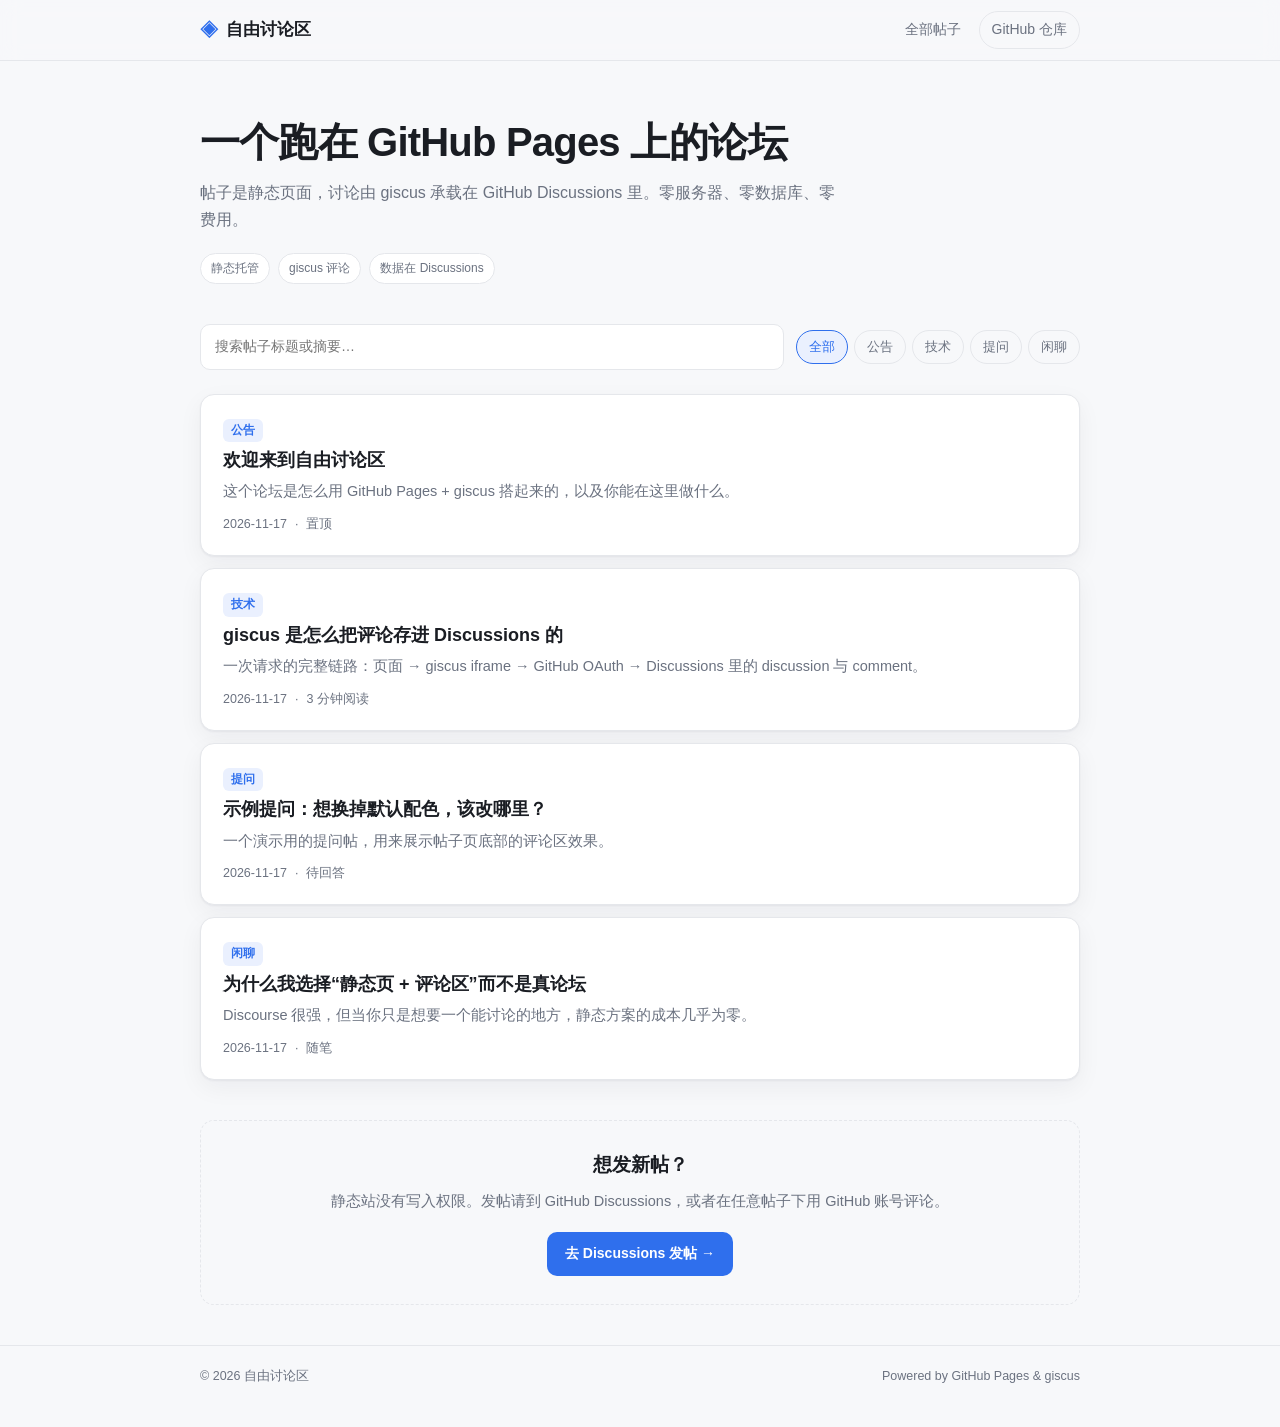
<file: index.html>
<!DOCTYPE html>
<html lang="zh-CN">
<head>
<meta charset="UTF-8">
<meta name="viewport" content="width=device-width, initial-scale=1">
<title>自由讨论区 · 一个纯 GitHub 的论坛</title>
<meta name="description" content="基于 GitHub Pages 与 giscus 的轻量论坛演示">
<link rel="stylesheet" href="assets/style.css">
</head>
<body>
<header class="site-header">
  <div class="wrap">
    <a class="brand" href="index.html">
      <span class="brand-mark">◈</span>
      <span>自由讨论区</span>
    </a>
    <nav class="nav">
      <a href="#posts">全部帖子</a>
      <a class="ghost-btn" href="https://github.com/xiaoliaoggg/forum-demo" target="_blank" rel="noopener">GitHub 仓库</a>
    </nav>
  </div>
</header>

<main class="wrap">
  <section class="hero">
    <h1>一个跑在 GitHub Pages 上的论坛</h1>
    <p>帖子是静态页面，讨论由 giscus 承载在 GitHub Discussions 里。零服务器、零数据库、零费用。</p>
    <div class="hero-meta">
      <span class="pill">静态托管</span>
      <span class="pill">giscus 评论</span>
      <span class="pill">数据在 Discussions</span>
    </div>
  </section>

  <section class="toolbar">
    <input id="search" type="search" placeholder="搜索帖子标题或摘要…" autocomplete="off">
    <div class="chips" id="chips">
      <button class="chip is-active" data-cat="all">全部</button>
      <button class="chip" data-cat="公告">公告</button>
      <button class="chip" data-cat="技术">技术</button>
      <button class="chip" data-cat="提问">提问</button>
      <button class="chip" data-cat="闲聊">闲聊</button>
    </div>
  </section>

  <section id="posts" class="post-list">
    <article class="post-card" data-cat="公告">
      <div class="post-cat cat-公告">公告</div>
      <h2><a href="posts/hello.html">欢迎来到自由讨论区</a></h2>
      <p>这个论坛是怎么用 GitHub Pages + giscus 搭起来的，以及你能在这里做什么。</p>
      <div class="post-foot"><span>2026-11-17</span><span>·</span><span>置顶</span></div>
    </article>

    <article class="post-card" data-cat="技术">
      <div class="post-cat cat-技术">技术</div>
      <h2><a href="posts/how-giscus-works.html">giscus 是怎么把评论存进 Discussions 的</a></h2>
      <p>一次请求的完整链路：页面 → giscus iframe → GitHub OAuth → Discussions 里的 discussion 与 comment。</p>
      <div class="post-foot"><span>2026-11-17</span><span>·</span><span>3 分钟阅读</span></div>
    </article>

    <article class="post-card" data-cat="提问">
      <div class="post-cat cat-提问">提问</div>
      <h2><a href="posts/first-question.html">示例提问：想换掉默认配色，该改哪里？</a></h2>
      <p>一个演示用的提问帖，用来展示帖子页底部的评论区效果。</p>
      <div class="post-foot"><span>2026-11-17</span><span>·</span><span>待回答</span></div>
    </article>

    <article class="post-card" data-cat="闲聊">
      <div class="post-cat cat-闲聊">闲聊</div>
      <h2><a href="posts/why-static-forum.html">为什么我选择“静态页 + 评论区”而不是真论坛</a></h2>
      <p>Discourse 很强，但当你只是想要一个能讨论的地方，静态方案的成本几乎为零。</p>
      <div class="post-foot"><span>2026-11-17</span><span>·</span><span>随笔</span></div>
    </article>
  </section>

  <p class="empty" id="empty" hidden>没有匹配的帖子。</p>

  <section class="cta">
    <h2>想发新帖？</h2>
    <p>静态站没有写入权限。发帖请到 GitHub Discussions，或者在任意帖子下用 GitHub 账号评论。</p>
    <a class="primary-btn" href="https://github.com/xiaoliaoggg/forum-demo/discussions" target="_blank" rel="noopener">去 Discussions 发帖 →</a>
  </section>
</main>

<footer class="site-footer">
  <div class="wrap">
    <span>© 2026 自由讨论区</span>
    <span>Powered by GitHub Pages &amp; giscus</span>
  </div>
</footer>

<script src="assets/app.js"></script>
</body>
</html>
</file>
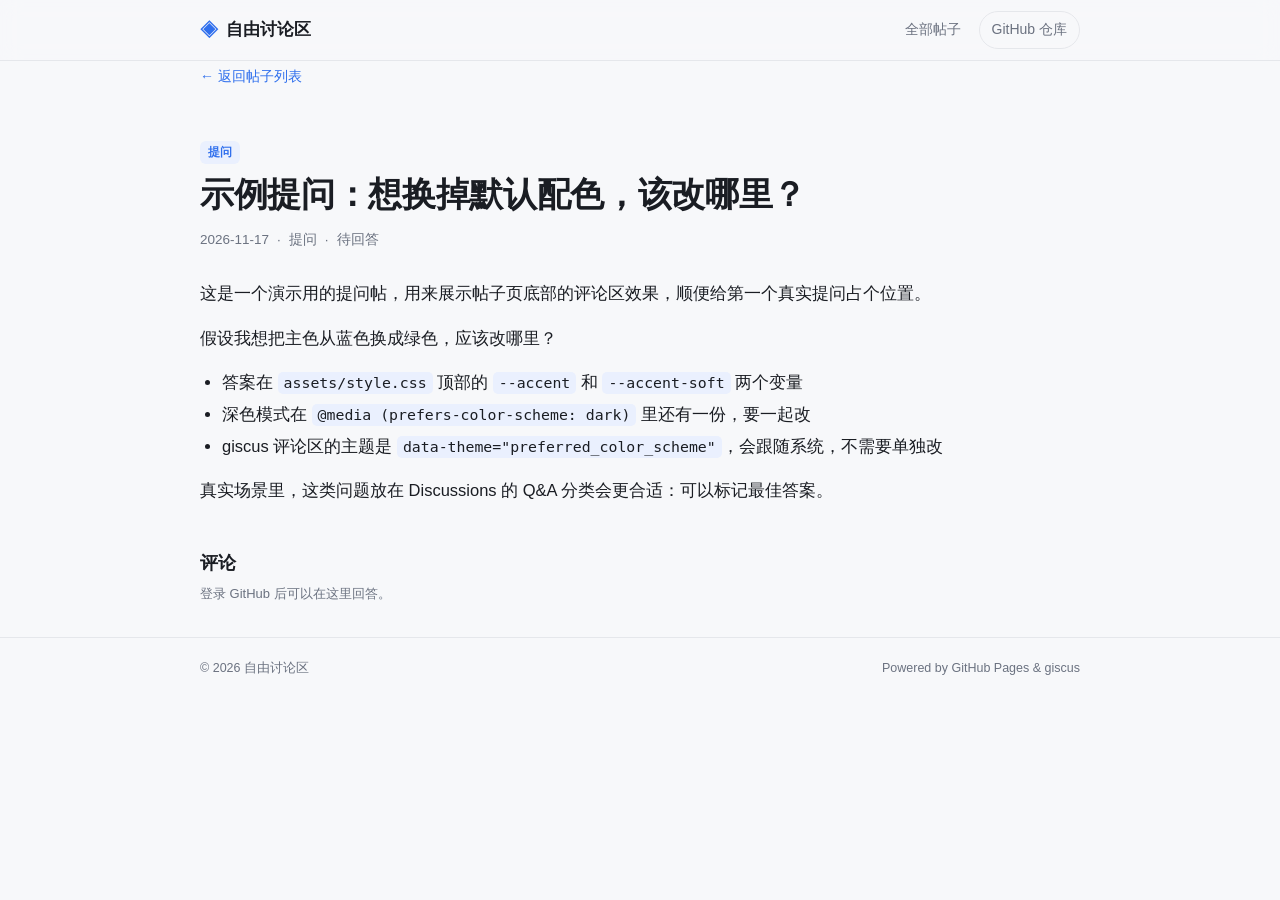
<file: posts/first-question.html>
<!DOCTYPE html>
<html lang="zh-CN">
<head>
<meta charset="UTF-8">
<meta name="viewport" content="width=device-width, initial-scale=1">
<title>示例提问：想换掉默认配色，该改哪里？ · 自由讨论区</title>
<meta name="description" content="一个演示用的提问帖。">
<link rel="stylesheet" href="../assets/style.css">
</head>
<body>
<header class="site-header">
  <div class="wrap">
    <a class="brand" href="../index.html"><span class="brand-mark">◈</span><span>自由讨论区</span></a>
    <nav class="nav">
      <a href="../index.html#posts">全部帖子</a>
      <a class="ghost-btn" href="https://github.com/xiaoliaoggg/forum-demo" target="_blank" rel="noopener">GitHub 仓库</a>
    </nav>
  </div>
</header>

<main class="wrap">
  <a class="back-link" href="../index.html">← 返回帖子列表</a>
  <article class="article">
    <div class="post-cat cat-提问">提问</div>
    <h1>示例提问：想换掉默认配色，该改哪里？</h1>
    <div class="article-meta"><span>2026-11-17</span><span>·</span><span>提问</span><span>·</span><span>待回答</span></div>

    <div class="article-body">
      <p>这是一个演示用的提问帖，用来展示帖子页底部的评论区效果，顺便给第一个真实提问占个位置。</p>

      <p>假设我想把主色从蓝色换成绿色，应该改哪里？</p>

      <ul>
        <li>答案在 <code>assets/style.css</code> 顶部的 <code>--accent</code> 和 <code>--accent-soft</code> 两个变量</li>
        <li>深色模式在 <code>@media (prefers-color-scheme: dark)</code> 里还有一份，要一起改</li>
        <li>giscus 评论区的主题是 <code>data-theme="preferred_color_scheme"</code>，会跟随系统，不需要单独改</li>
      </ul>

      <p>真实场景里，这类问题放在 Discussions 的 Q&amp;A 分类会更合适：可以标记最佳答案。</p>
    </div>

    <section class="comments">
      <h2>评论</h2>
      <p class="hint">登录 GitHub 后可以在这里回答。</p>
      <div class="giscus"></div>
    </section>
  </article>
</main>

<footer class="site-footer">
  <div class="wrap"><span>© 2026 自由讨论区</span><span>Powered by GitHub Pages &amp; giscus</span></div>
</footer>

<script src="https://giscus.app/client.js"
        data-repo="xiaoliaoggg/forum-demo"
        data-repo-id="R_kgDOVx73Mg"
        data-category="Announcements"
        data-category-id="DIC_kwDOVx73Ms4DLWgc"
        data-mapping="pathname"
        data-strict="0"
        data-reactions-enabled="1"
        data-emit-metadata="0"
        data-input-position="top"
        data-theme="preferred_color_scheme"
        data-lang="zh-CN"
        data-loading="lazy"
        crossorigin="anonymous"
        async>
</script>
</body>
</html>
</file>
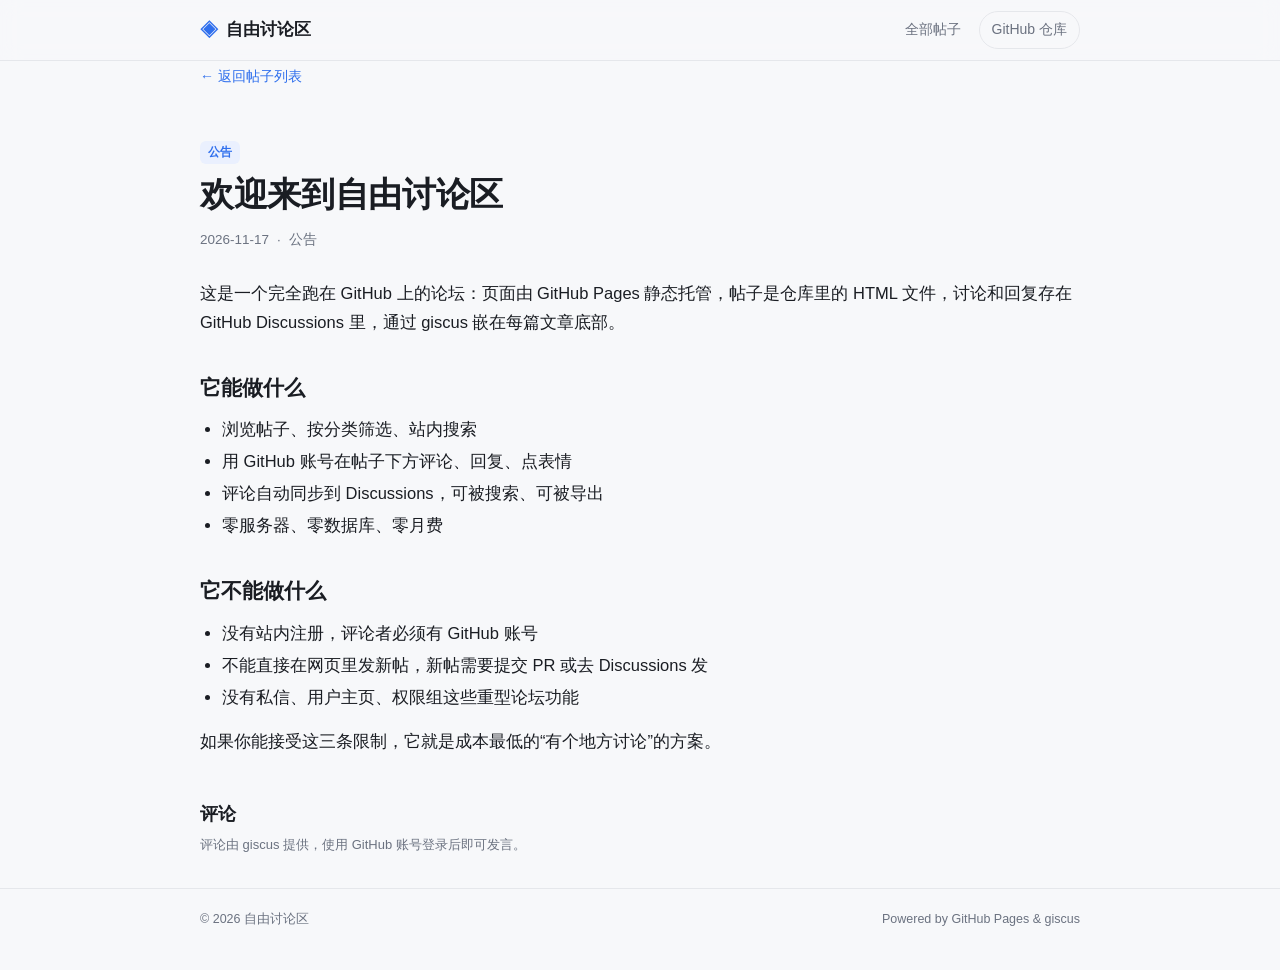
<file: posts/hello.html>
<!DOCTYPE html>
<html lang="zh-CN">
<head>
<meta charset="UTF-8">
<meta name="viewport" content="width=device-width, initial-scale=1">
<title>欢迎来到自由讨论区 · 自由讨论区</title>
<meta name="description" content="这个论坛是怎么用 GitHub Pages + giscus 搭起来的。">
<link rel="stylesheet" href="../assets/style.css">
</head>
<body>
<header class="site-header">
  <div class="wrap">
    <a class="brand" href="../index.html"><span class="brand-mark">◈</span><span>自由讨论区</span></a>
    <nav class="nav">
      <a href="../index.html#posts">全部帖子</a>
      <a class="ghost-btn" href="https://github.com/xiaoliaoggg/forum-demo" target="_blank" rel="noopener">GitHub 仓库</a>
    </nav>
  </div>
</header>

<main class="wrap">
  <a class="back-link" href="../index.html">← 返回帖子列表</a>
  <article class="article">
    <div class="post-cat cat-公告">公告</div>
    <h1>欢迎来到自由讨论区</h1>
    <div class="article-meta"><span>2026-11-17</span><span>·</span><span>公告</span></div>

    <div class="article-body">
      <p>这是一个完全跑在 GitHub 上的论坛：页面由 GitHub Pages 静态托管，帖子是仓库里的 HTML 文件，讨论和回复存在 GitHub Discussions 里，通过 giscus 嵌在每篇文章底部。</p>

      <h2>它能做什么</h2>
      <ul>
        <li>浏览帖子、按分类筛选、站内搜索</li>
        <li>用 GitHub 账号在帖子下方评论、回复、点表情</li>
        <li>评论自动同步到 Discussions，可被搜索、可被导出</li>
        <li>零服务器、零数据库、零月费</li>
      </ul>

      <h2>它不能做什么</h2>
      <ul>
        <li>没有站内注册，评论者必须有 GitHub 账号</li>
        <li>不能直接在网页里发新帖，新帖需要提交 PR 或去 Discussions 发</li>
        <li>没有私信、用户主页、权限组这些重型论坛功能</li>
      </ul>

      <p>如果你能接受这三条限制，它就是成本最低的“有个地方讨论”的方案。</p>
    </div>

    <section class="comments">
      <h2>评论</h2>
      <p class="hint">评论由 giscus 提供，使用 GitHub 账号登录后即可发言。</p>
      <div class="giscus"></div>
    </section>
  </article>
</main>

<footer class="site-footer">
  <div class="wrap"><span>© 2026 自由讨论区</span><span>Powered by GitHub Pages &amp; giscus</span></div>
</footer>

<script src="https://giscus.app/client.js"
        data-repo="xiaoliaoggg/forum-demo"
        data-repo-id="R_kgDOVx73Mg"
        data-category="Announcements"
        data-category-id="DIC_kwDOVx73Ms4DLWgc"
        data-mapping="pathname"
        data-strict="0"
        data-reactions-enabled="1"
        data-emit-metadata="0"
        data-input-position="top"
        data-theme="preferred_color_scheme"
        data-lang="zh-CN"
        data-loading="lazy"
        crossorigin="anonymous"
        async>
</script>
</body>
</html>
</file>
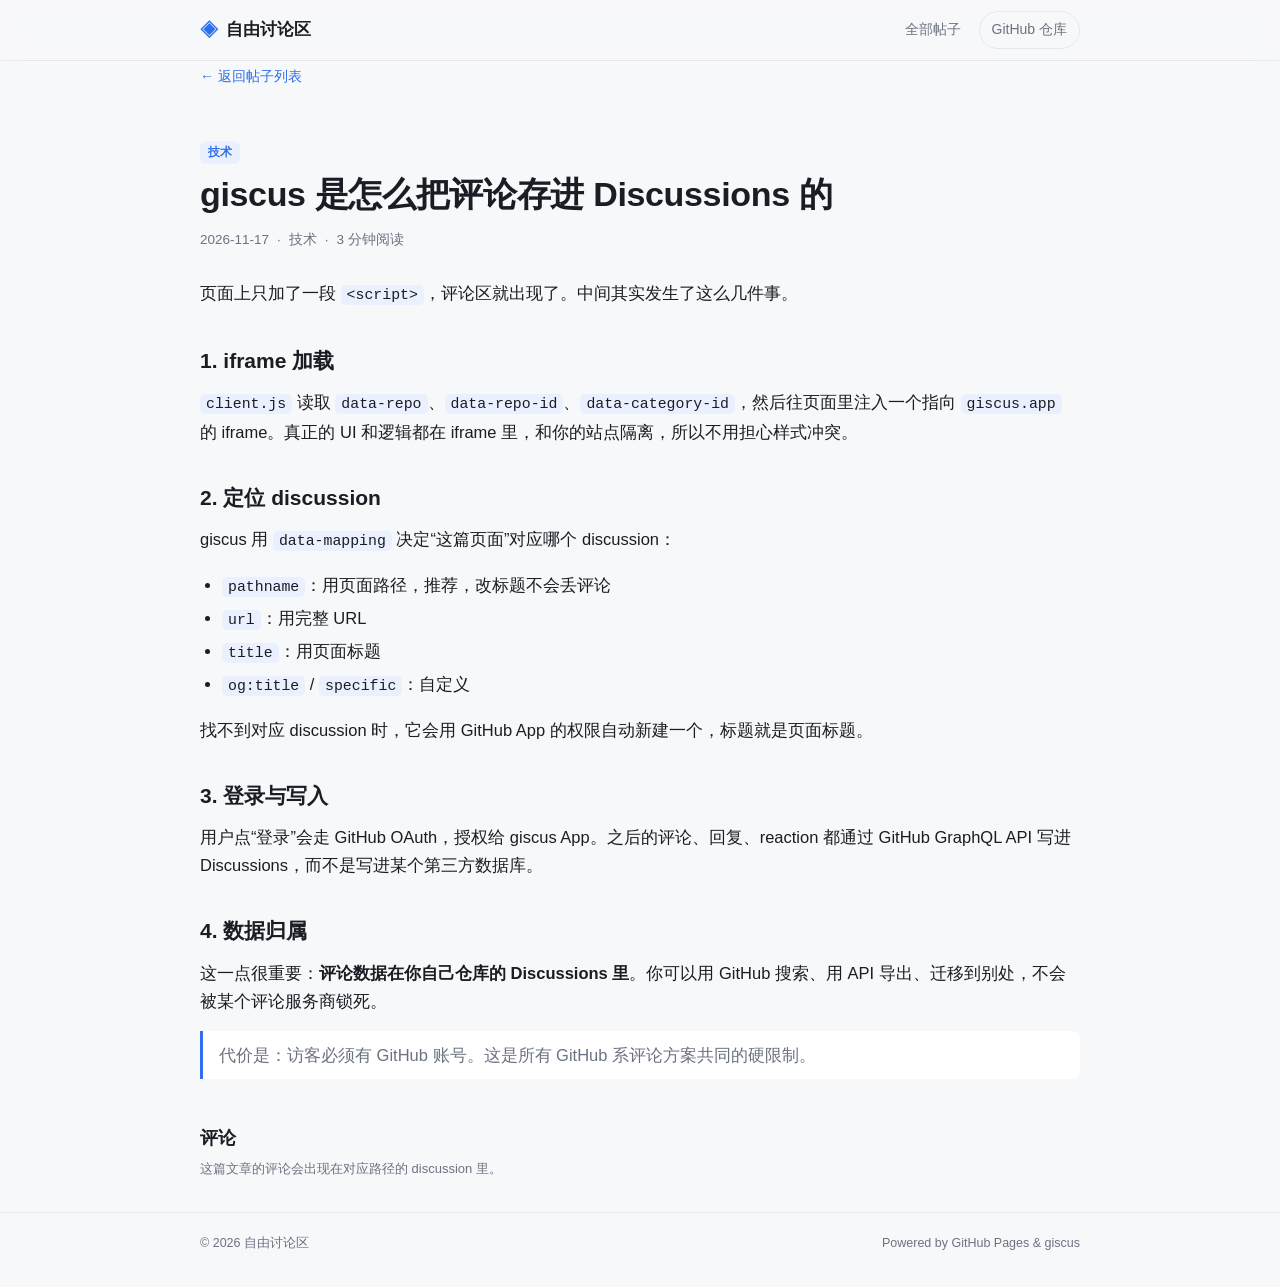
<file: posts/how-giscus-works.html>
<!DOCTYPE html>
<html lang="zh-CN">
<head>
<meta charset="UTF-8">
<meta name="viewport" content="width=device-width, initial-scale=1">
<title>giscus 是怎么把评论存进 Discussions 的 · 自由讨论区</title>
<meta name="description" content="拆解 giscus 的完整链路。">
<link rel="stylesheet" href="../assets/style.css">
</head>
<body>
<header class="site-header">
  <div class="wrap">
    <a class="brand" href="../index.html"><span class="brand-mark">◈</span><span>自由讨论区</span></a>
    <nav class="nav">
      <a href="../index.html#posts">全部帖子</a>
      <a class="ghost-btn" href="https://github.com/xiaoliaoggg/forum-demo" target="_blank" rel="noopener">GitHub 仓库</a>
    </nav>
  </div>
</header>

<main class="wrap">
  <a class="back-link" href="../index.html">← 返回帖子列表</a>
  <article class="article">
    <div class="post-cat cat-技术">技术</div>
    <h1>giscus 是怎么把评论存进 Discussions 的</h1>
    <div class="article-meta"><span>2026-11-17</span><span>·</span><span>技术</span><span>·</span><span>3 分钟阅读</span></div>

    <div class="article-body">
      <p>页面上只加了一段 <code>&lt;script&gt;</code>，评论区就出现了。中间其实发生了这么几件事。</p>

      <h2>1. iframe 加载</h2>
      <p><code>client.js</code> 读取 <code>data-repo</code>、<code>data-repo-id</code>、<code>data-category-id</code>，然后往页面里注入一个指向 <code>giscus.app</code> 的 iframe。真正的 UI 和逻辑都在 iframe 里，和你的站点隔离，所以不用担心样式冲突。</p>

      <h2>2. 定位 discussion</h2>
      <p>giscus 用 <code>data-mapping</code> 决定“这篇页面”对应哪个 discussion：</p>
      <ul>
        <li><code>pathname</code>：用页面路径，推荐，改标题不会丢评论</li>
        <li><code>url</code>：用完整 URL</li>
        <li><code>title</code>：用页面标题</li>
        <li><code>og:title</code> / <code>specific</code>：自定义</li>
      </ul>
      <p>找不到对应 discussion 时，它会用 GitHub App 的权限自动新建一个，标题就是页面标题。</p>

      <h2>3. 登录与写入</h2>
      <p>用户点“登录”会走 GitHub OAuth，授权给 giscus App。之后的评论、回复、reaction 都通过 GitHub GraphQL API 写进 Discussions，而不是写进某个第三方数据库。</p>

      <h2>4. 数据归属</h2>
      <p>这一点很重要：<strong>评论数据在你自己仓库的 Discussions 里</strong>。你可以用 GitHub 搜索、用 API 导出、迁移到别处，不会被某个评论服务商锁死。</p>

      <blockquote>代价是：访客必须有 GitHub 账号。这是所有 GitHub 系评论方案共同的硬限制。</blockquote>
    </div>

    <section class="comments">
      <h2>评论</h2>
      <p class="hint">这篇文章的评论会出现在对应路径的 discussion 里。</p>
      <div class="giscus"></div>
    </section>
  </article>
</main>

<footer class="site-footer">
  <div class="wrap"><span>© 2026 自由讨论区</span><span>Powered by GitHub Pages &amp; giscus</span></div>
</footer>

<script src="https://giscus.app/client.js"
        data-repo="xiaoliaoggg/forum-demo"
        data-repo-id="R_kgDOVx73Mg"
        data-category="Announcements"
        data-category-id="DIC_kwDOVx73Ms4DLWgc"
        data-mapping="pathname"
        data-strict="0"
        data-reactions-enabled="1"
        data-emit-metadata="0"
        data-input-position="top"
        data-theme="preferred_color_scheme"
        data-lang="zh-CN"
        data-loading="lazy"
        crossorigin="anonymous"
        async>
</script>
</body>
</html>
</file>
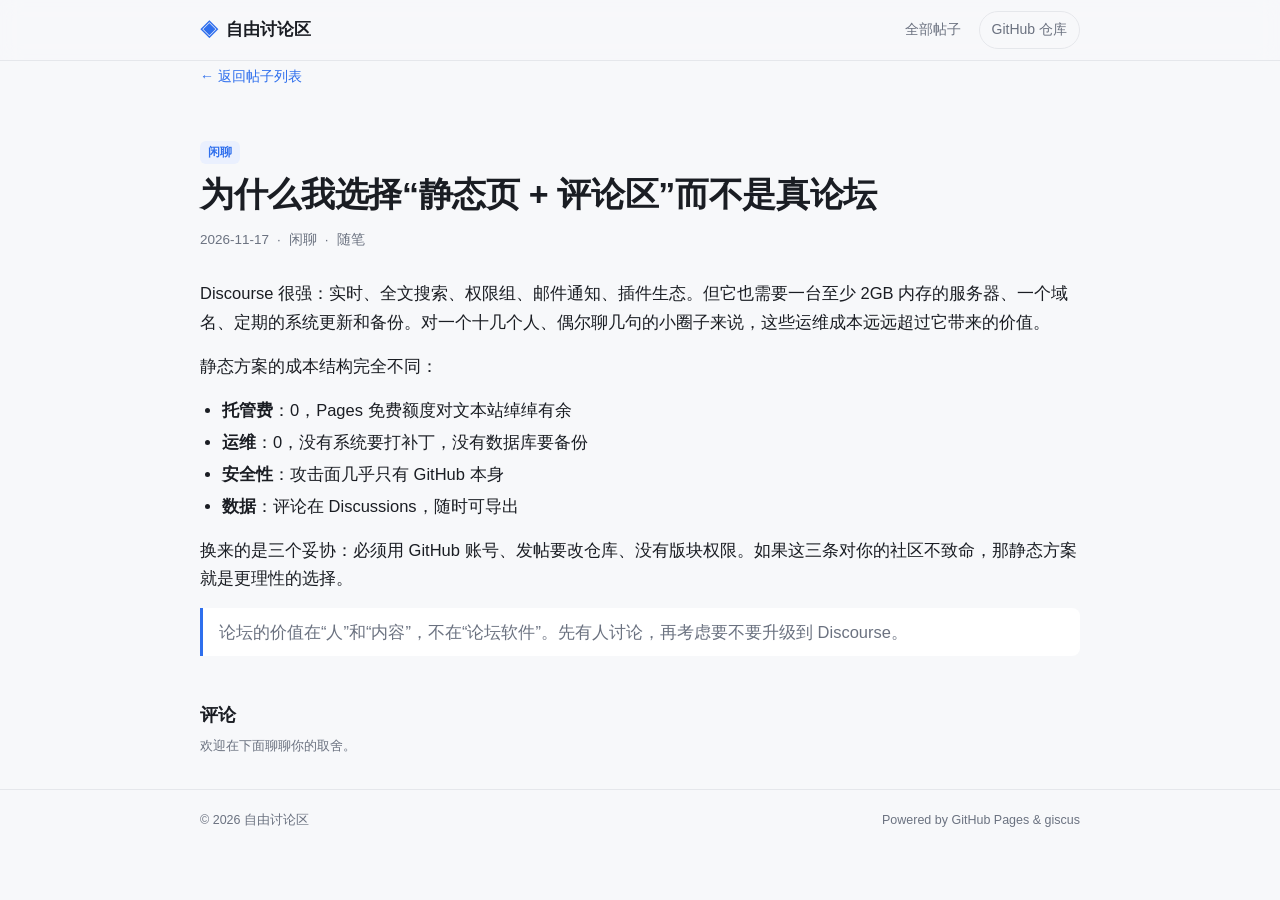
<file: posts/why-static-forum.html>
<!DOCTYPE html>
<html lang="zh-CN">
<head>
<meta charset="UTF-8">
<meta name="viewport" content="width=device-width, initial-scale=1">
<title>为什么我选择静态页 + 评论区而不是真论坛 · 自由讨论区</title>
<meta name="description" content="静态论坛与 Discourse 的取舍。">
<link rel="stylesheet" href="../assets/style.css">
</head>
<body>
<header class="site-header">
  <div class="wrap">
    <a class="brand" href="../index.html"><span class="brand-mark">◈</span><span>自由讨论区</span></a>
    <nav class="nav">
      <a href="../index.html#posts">全部帖子</a>
      <a class="ghost-btn" href="https://github.com/xiaoliaoggg/forum-demo" target="_blank" rel="noopener">GitHub 仓库</a>
    </nav>
  </div>
</header>

<main class="wrap">
  <a class="back-link" href="../index.html">← 返回帖子列表</a>
  <article class="article">
    <div class="post-cat cat-闲聊">闲聊</div>
    <h1>为什么我选择“静态页 + 评论区”而不是真论坛</h1>
    <div class="article-meta"><span>2026-11-17</span><span>·</span><span>闲聊</span><span>·</span><span>随笔</span></div>

    <div class="article-body">
      <p>Discourse 很强：实时、全文搜索、权限组、邮件通知、插件生态。但它也需要一台至少 2GB 内存的服务器、一个域名、定期的系统更新和备份。对一个十几个人、偶尔聊几句的小圈子来说，这些运维成本远远超过它带来的价值。</p>

      <p>静态方案的成本结构完全不同：</p>
      <ul>
        <li><strong>托管费</strong>：0，Pages 免费额度对文本站绰绰有余</li>
        <li><strong>运维</strong>：0，没有系统要打补丁，没有数据库要备份</li>
        <li><strong>安全性</strong>：攻击面几乎只有 GitHub 本身</li>
        <li><strong>数据</strong>：评论在 Discussions，随时可导出</li>
      </ul>

      <p>换来的是三个妥协：必须用 GitHub 账号、发帖要改仓库、没有版块权限。如果这三条对你的社区不致命，那静态方案就是更理性的选择。</p>

      <blockquote>论坛的价值在“人”和“内容”，不在“论坛软件”。先有人讨论，再考虑要不要升级到 Discourse。</blockquote>
    </div>

    <section class="comments">
      <h2>评论</h2>
      <p class="hint">欢迎在下面聊聊你的取舍。</p>
      <div class="giscus"></div>
    </section>
  </article>
</main>

<footer class="site-footer">
  <div class="wrap"><span>© 2026 自由讨论区</span><span>Powered by GitHub Pages &amp; giscus</span></div>
</footer>

<script src="https://giscus.app/client.js"
        data-repo="xiaoliaoggg/forum-demo"
        data-repo-id="R_kgDOVx73Mg"
        data-category="Announcements"
        data-category-id="DIC_kwDOVx73Ms4DLWgc"
        data-mapping="pathname"
        data-strict="0"
        data-reactions-enabled="1"
        data-emit-metadata="0"
        data-input-position="top"
        data-theme="preferred_color_scheme"
        data-lang="zh-CN"
        data-loading="lazy"
        crossorigin="anonymous"
        async>
</script>
</body>
</html>
</file>
<file: assets/style.css>
:root {
  --bg: #f7f8fa;
  --panel: #ffffff;
  --text: #1a1d23;
  --muted: #6b7280;
  --border: #e5e7eb;
  --accent: #2f6fed;
  --accent-soft: #eaf0fe;
  --shadow: 0 1px 2px rgba(16, 24, 40, .05), 0 8px 24px rgba(16, 24, 40, .05);
  --radius: 14px;
}

@media (prefers-color-scheme: dark) {
  :root {
    --bg: #0f1115;
    --panel: #171a21;
    --text: #e6e8ec;
    --muted: #98a2b3;
    --border: #252a34;
    --accent: #7aa2ff;
    --accent-soft: #1b2437;
    --shadow: 0 1px 2px rgba(0, 0, 0, .4), 0 8px 24px rgba(0, 0, 0, .35);
  }
}

* { box-sizing: border-box; }

html { -webkit-text-size-adjust: 100%; }

body {
  margin: 0;
  background: var(--bg);
  color: var(--text);
  font-family: -apple-system, BlinkMacSystemFont, "Segoe UI", "PingFang SC",
    "Hiragino Sans GB", "Microsoft YaHei", sans-serif;
  line-height: 1.7;
  font-size: 16px;
}

a { color: var(--accent); text-decoration: none; }
a:hover { text-decoration: underline; }

.wrap {
  width: min(880px, calc(100% - 32px));
  margin: 0 auto;
}

/* header */
.site-header {
  position: sticky;
  top: 0;
  z-index: 10;
  background: color-mix(in srgb, var(--bg) 88%, transparent);
  backdrop-filter: blur(10px);
  border-bottom: 1px solid var(--border);
}
.site-header .wrap {
  display: flex;
  align-items: center;
  justify-content: space-between;
  height: 60px;
}
.brand {
  display: flex;
  align-items: center;
  gap: 8px;
  font-weight: 700;
  font-size: 17px;
  color: var(--text);
}
.brand:hover { text-decoration: none; }
.brand-mark { color: var(--accent); font-size: 18px; }
.nav { display: flex; align-items: center; gap: 18px; font-size: 14px; }
.nav a { color: var(--muted); }
.nav a:hover { color: var(--text); text-decoration: none; }
.ghost-btn {
  border: 1px solid var(--border);
  padding: 6px 12px;
  border-radius: 999px;
}

/* hero */
.hero { padding: 56px 0 32px; }
.hero h1 {
  font-size: clamp(28px, 5vw, 40px);
  line-height: 1.25;
  letter-spacing: -.02em;
  margin: 0 0 12px;
}
.hero p { color: var(--muted); margin: 0 0 20px; max-width: 640px; }
.hero-meta { display: flex; flex-wrap: wrap; gap: 8px; }
.pill {
  font-size: 12px;
  color: var(--muted);
  background: var(--panel);
  border: 1px solid var(--border);
  padding: 4px 10px;
  border-radius: 999px;
}

/* toolbar */
.toolbar {
  display: flex;
  flex-wrap: wrap;
  gap: 12px;
  align-items: center;
  justify-content: space-between;
  padding: 8px 0 24px;
}
#search {
  flex: 1 1 260px;
  min-width: 0;
  background: var(--panel);
  border: 1px solid var(--border);
  color: var(--text);
  border-radius: 10px;
  padding: 10px 14px;
  font: inherit;
  font-size: 14px;
  outline: none;
}
#search:focus { border-color: var(--accent); box-shadow: 0 0 0 3px var(--accent-soft); }
.chips { display: flex; flex-wrap: wrap; gap: 6px; }
.chip {
  font: inherit;
  font-size: 13px;
  color: var(--muted);
  background: transparent;
  border: 1px solid var(--border);
  border-radius: 999px;
  padding: 5px 12px;
  cursor: pointer;
  transition: all .15s ease;
}
.chip:hover { color: var(--text); }
.chip.is-active {
  color: var(--accent);
  border-color: var(--accent);
  background: var(--accent-soft);
}

/* posts */
.post-list { display: grid; gap: 12px; }
.post-card {
  background: var(--panel);
  border: 1px solid var(--border);
  border-radius: var(--radius);
  padding: 20px 22px;
  box-shadow: var(--shadow);
  transition: transform .15s ease, border-color .15s ease;
}
.post-card:hover { transform: translateY(-1px); border-color: color-mix(in srgb, var(--accent) 40%, var(--border)); }
.post-card h2 { margin: 6px 0 6px; font-size: 18px; line-height: 1.4; }
.post-card h2 a { color: var(--text); }
.post-card h2 a:hover { color: var(--accent); text-decoration: none; }
.post-card p { margin: 0 0 10px; color: var(--muted); font-size: 14.5px; }
.post-cat {
  display: inline-block;
  font-size: 11.5px;
  font-weight: 600;
  letter-spacing: .02em;
  padding: 2px 8px;
  border-radius: 6px;
  background: var(--accent-soft);
  color: var(--accent);
}
.post-foot {
  display: flex;
  gap: 8px;
  font-size: 12.5px;
  color: var(--muted);
}

.empty { text-align: center; color: var(--muted); padding: 32px 0; }

/* cta */
.cta {
  margin: 40px 0;
  padding: 28px;
  border: 1px dashed var(--border);
  border-radius: var(--radius);
  text-align: center;
}
.cta h2 { margin: 0 0 8px; font-size: 19px; }
.cta p { color: var(--muted); margin: 0 0 18px; font-size: 14.5px; }
.primary-btn {
  display: inline-block;
  background: var(--accent);
  color: #fff;
  padding: 10px 18px;
  border-radius: 10px;
  font-size: 14px;
  font-weight: 600;
}
.primary-btn:hover { opacity: .92; text-decoration: none; }

/* footer */
.site-footer {
  border-top: 1px solid var(--border);
  color: var(--muted);
  font-size: 12.5px;
  padding: 20px 0 40px;
}
.site-footer .wrap { display: flex; justify-content: space-between; gap: 12px; flex-wrap: wrap; }

/* article page */
.article { padding: 40px 0 8px; }
.article h1 { font-size: clamp(26px, 4.4vw, 34px); line-height: 1.3; margin: 8px 0 12px; letter-spacing: -.01em; }
.article-meta { color: var(--muted); font-size: 13.5px; display: flex; gap: 8px; flex-wrap: wrap; margin-bottom: 28px; }
.article-body { font-size: 16.5px; }
.article-body h2 { font-size: 21px; margin: 34px 0 10px; }
.article-body p { margin: 0 0 16px; }
.article-body ul { padding-left: 22px; margin: 0 0 16px; }
.article-body li { margin: 4px 0; }
.article-body code {
  font-family: ui-monospace, SFMono-Regular, "SF Mono", Consolas, monospace;
  font-size: .9em;
  background: var(--accent-soft);
  padding: 2px 6px;
  border-radius: 5px;
}
.article-body pre {
  background: var(--panel);
  border: 1px solid var(--border);
  border-radius: 10px;
  padding: 14px 16px;
  overflow-x: auto;
}
.article-body pre code { background: none; padding: 0; }
.article-body blockquote {
  margin: 0 0 16px;
  padding: 10px 16px;
  border-left: 3px solid var(--accent);
  background: var(--panel);
  border-radius: 0 8px 8px 0;
  color: var(--muted);
}
.back-link { display: inline-block; margin: 4px 0 8px; font-size: 14px; }

/* comments */
.comments { margin: 44px 0 24px; }
.comments h2 { font-size: 18px; margin: 0 0 4px; }
.comments .hint { color: var(--muted); font-size: 13px; margin: 0 0 18px; }
.comments .note {
  border: 1px dashed var(--border);
  border-radius: 10px;
  padding: 14px 16px;
  color: var(--muted);
  font-size: 13.5px;
}
</file>
